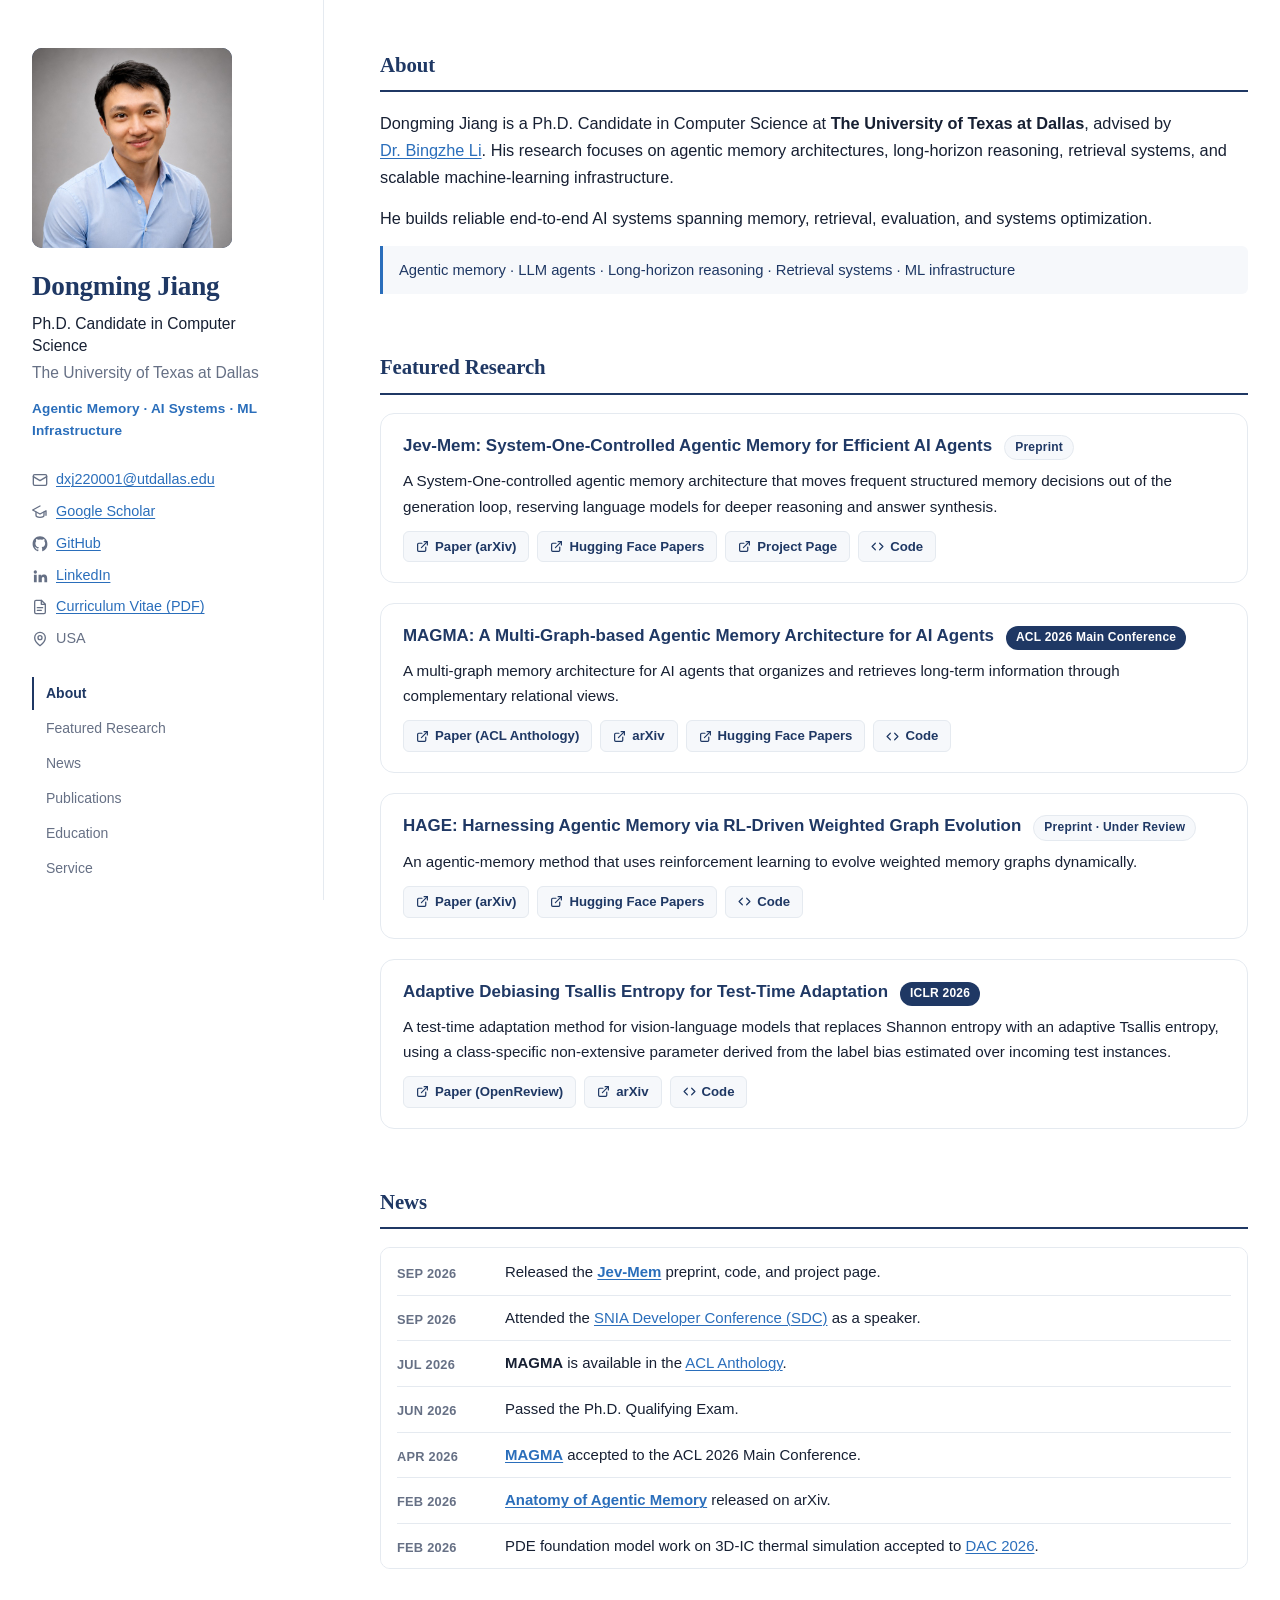
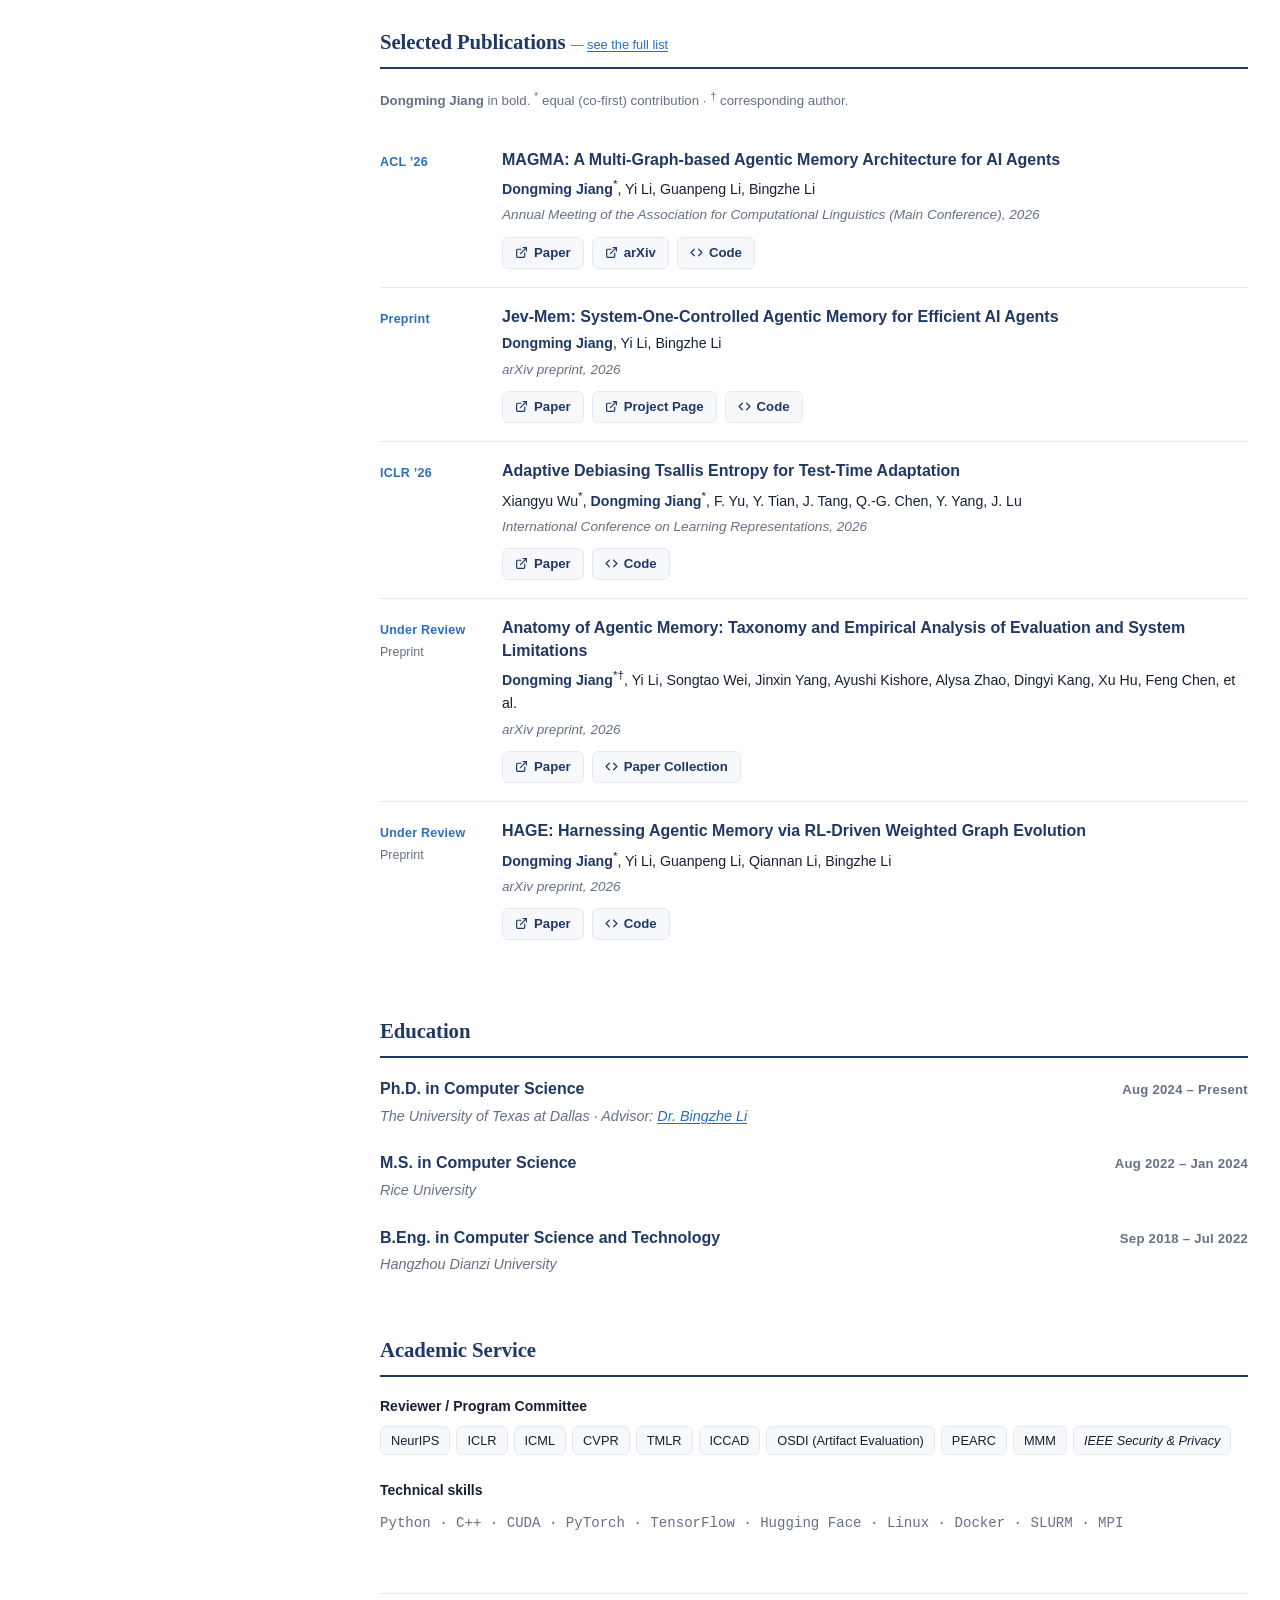
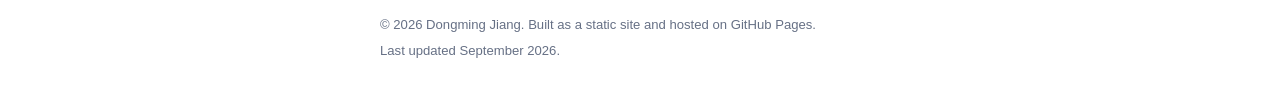
<file: index.html>
<!DOCTYPE html>
<html lang="en">
<head>
<meta charset="utf-8">
<meta name="viewport" content="width=device-width, initial-scale=1">

<title>Dongming Jiang | Agentic Memory &amp; AI Systems</title>
<meta name="description" content="Dongming Jiang is a Ph.D. Candidate at UT Dallas researching agentic memory, LLM agents, retrieval systems, and scalable AI infrastructure.">
<meta name="author" content="Dongming Jiang">
<link rel="canonical" href="https://fredjiang0324.github.io/">

<meta property="og:type" content="profile">
<meta property="og:site_name" content="Dongming Jiang">
<meta property="og:title" content="Dongming Jiang | Agentic Memory &amp; AI Systems">
<meta property="og:description" content="Dongming Jiang is a Ph.D. Candidate at UT Dallas researching agentic memory, LLM agents, retrieval systems, and scalable AI infrastructure.">
<meta property="og:url" content="https://fredjiang0324.github.io/">
<meta property="og:image" content="https://fredjiang0324.github.io/assets/social-preview.png">
<meta property="og:image:width" content="1200">
<meta property="og:image:height" content="630">
<meta property="og:image:alt" content="Dongming Jiang — Ph.D. Candidate in Computer Science, The University of Texas at Dallas.">
<meta property="profile:first_name" content="Dongming">
<meta property="profile:last_name" content="Jiang">

<meta name="twitter:card" content="summary_large_image">
<meta name="twitter:title" content="Dongming Jiang | Agentic Memory &amp; AI Systems">
<meta name="twitter:description" content="Ph.D. Candidate at UT Dallas researching agentic memory, LLM agents, retrieval systems, and scalable AI infrastructure.">
<meta name="twitter:image" content="https://fredjiang0324.github.io/assets/social-preview.png">
<meta name="twitter:image:alt" content="Dongming Jiang — Ph.D. Candidate in Computer Science, The University of Texas at Dallas.">

<link rel="icon" href="assets/favicon.svg" type="image/svg+xml">
<link rel="apple-touch-icon" href="assets/social-preview.png">
<link rel="stylesheet" href="styles.css">

<script type="application/ld+json">
{
  "@context": "https://schema.org",
  "@type": "ProfilePage",
  "url": "https://fredjiang0324.github.io/",
  "name": "Dongming Jiang | Agentic Memory & AI Systems",
  "description": "Dongming Jiang is a Ph.D. Candidate at UT Dallas researching agentic memory, LLM agents, retrieval systems, and scalable AI infrastructure.",
  "inLanguage": "en",
  "mainEntity": {
    "@type": "Person",
    "@id": "https://fredjiang0324.github.io/#person",
    "name": "Dongming Jiang",
    "givenName": "Dongming",
    "familyName": "Jiang",
    "jobTitle": "Ph.D. Candidate in Computer Science",
    "email": "mailto:dxj220001@utdallas.edu",
    "url": "https://fredjiang0324.github.io/",
    "image": "https://fredjiang0324.github.io/assets/social-preview.png",
    "affiliation": {
      "@type": "CollegeOrUniversity",
      "name": "The University of Texas at Dallas",
      "url": "https://www.utdallas.edu/"
    },
    "alumniOf": [
      { "@type": "CollegeOrUniversity", "name": "Rice University" },
      { "@type": "CollegeOrUniversity", "name": "Hangzhou Dianzi University" }
    ],
    "address": {
      "@type": "PostalAddress",
      "addressCountry": "USA"
    },
    "knowsAbout": [
      "Agentic memory",
      "LLM agents",
      "Long-horizon reasoning",
      "Retrieval systems",
      "Machine learning infrastructure"
    ],
    "sameAs": [
      "https://github.com/FredJiang0324",
      "https://www.linkedin.com/in/dongming-jiang-416404217/",
      "https://scholar.google.com/citations?hl=en&user=FZLU_acAAAAJ"
    ]
  }
}
</script>
</head>

<body>
<a class="skip-link" href="#main">Skip to main content</a>

<!-- Icon sprite: inline SVG, no icon-font CDN. -->
<svg xmlns="http://www.w3.org/2000/svg" style="display:none" aria-hidden="true" focusable="false">
  <symbol id="i-mail" viewBox="0 0 24 24" fill="none" stroke="currentColor" stroke-width="2" stroke-linecap="round" stroke-linejoin="round">
    <rect x="2" y="4" width="20" height="16" rx="2"/><path d="m2 7 10 6 10-6"/>
  </symbol>
  <symbol id="i-doc" viewBox="0 0 24 24" fill="none" stroke="currentColor" stroke-width="2" stroke-linecap="round" stroke-linejoin="round">
    <path d="M14 2H6a2 2 0 0 0-2 2v16a2 2 0 0 0 2 2h12a2 2 0 0 0 2-2V8z"/><path d="M14 2v6h6"/><path d="M8 13h8M8 17h6"/>
  </symbol>
  <symbol id="i-scholar" viewBox="0 0 24 24" fill="none" stroke="currentColor" stroke-width="2" stroke-linecap="round" stroke-linejoin="round">
    <path d="M12 3 1 9l11 6 9-4.91V17"/><path d="M6 12.2V17c0 1.66 2.69 3 6 3s6-1.34 6-3v-4.8"/>
  </symbol>
  <symbol id="i-github" viewBox="0 0 24 24" fill="currentColor">
    <path d="M12 .5C5.73.5.9 5.48.9 11.94c0 5.05 3.29 9.33 7.86 10.84.58.11.79-.26.79-.57v-2c-3.2.72-3.88-1.58-3.88-1.58-.53-1.37-1.29-1.74-1.29-1.74-1.05-.74.08-.73.08-.73 1.16.08 1.77 1.23 1.77 1.23 1.03 1.82 2.71 1.3 3.37.99.1-.77.4-1.3.73-1.6-2.55-.3-5.23-1.31-5.23-5.85 0-1.29.44-2.35 1.18-3.18-.12-.3-.51-1.51.11-3.15 0 0 .96-.32 3.15 1.21a10.6 10.6 0 0 1 5.74 0c2.19-1.53 3.15-1.21 3.15-1.21.62 1.64.23 2.85.11 3.15.74.83 1.18 1.89 1.18 3.18 0 4.55-2.69 5.55-5.25 5.84.41.37.78 1.1.78 2.22v3.29c0 .31.21.69.8.57A11.13 11.13 0 0 0 23.1 11.94C23.1 5.48 18.27.5 12 .5Z"/>
  </symbol>
  <symbol id="i-linkedin" viewBox="0 0 24 24" fill="currentColor">
    <path d="M4.98 3.5a2.5 2.5 0 1 1 0 5 2.5 2.5 0 0 1 0-5ZM2.9 21.5h4.16V10.1H2.9v11.4ZM9.8 10.1h3.99v1.56h.06c.56-1 1.9-2.06 3.92-2.06 4.2 0 4.97 2.63 4.97 6.05v5.85h-4.15v-5.19c0-1.24-.02-2.83-1.78-2.83-1.78 0-2.06 1.35-2.06 2.74v5.28H9.8V10.1Z"/>
  </symbol>
  <symbol id="i-pin" viewBox="0 0 24 24" fill="none" stroke="currentColor" stroke-width="2" stroke-linecap="round" stroke-linejoin="round">
    <path d="M20 10c0 6-8 12-8 12s-8-6-8-12a8 8 0 0 1 16 0Z"/><circle cx="12" cy="10" r="3"/>
  </symbol>
  <symbol id="i-link" viewBox="0 0 24 24" fill="none" stroke="currentColor" stroke-width="2.2" stroke-linecap="round" stroke-linejoin="round">
    <path d="M15 3h6v6"/><path d="M10 14 21 3"/><path d="M18 13v6a2 2 0 0 1-2 2H5a2 2 0 0 1-2-2V8a2 2 0 0 1 2-2h6"/>
  </symbol>
  <symbol id="i-code" viewBox="0 0 24 24" fill="none" stroke="currentColor" stroke-width="2.2" stroke-linecap="round" stroke-linejoin="round">
    <path d="m8 18-6-6 6-6"/><path d="m16 6 6 6-6 6"/>
  </symbol>
  <symbol id="i-arrow-left" viewBox="0 0 24 24" fill="none" stroke="currentColor" stroke-width="2.2" stroke-linecap="round" stroke-linejoin="round">
    <path d="M19 12H5"/><path d="m12 19-7-7 7-7"/>
  </symbol>
</svg>

<div class="layout">

  <!-- ==================== Sidebar / profile ==================== -->
  <aside class="sidebar" aria-label="Profile and site navigation">
    <div class="profile-head">
      <!-- Portrait with the DJ monogram behind it as a load-failure fallback. -->
      <div class="monogram" role="img" aria-label="Portrait of Dongming Jiang">
        <span class="monogram-initials" aria-hidden="true">DJ</span>
        <img class="monogram-photo" src="assets/profile.jpg" width="640" height="640"
             alt="" decoding="async">
      </div>
      <div>
        <p class="profile-name">Dongming Jiang</p>
      </div>
    </div>

    <p class="profile-role">Ph.D. Candidate in Computer Science</p>
    <p class="profile-org">The University of Texas at Dallas</p>
    <p class="profile-focus">Agentic Memory · AI Systems · ML Infrastructure</p>

    <ul class="contact">
      <li>
        <svg class="icon" aria-hidden="true"><use href="#i-mail"></use></svg>
        <a href="mailto:dxj220001@utdallas.edu">dxj220001@utdallas.edu</a>
      </li>
      <li>
        <svg class="icon" aria-hidden="true"><use href="#i-scholar"></use></svg>
        <a href="https://scholar.google.com/citations?hl=en&amp;user=FZLU_acAAAAJ" target="_blank" rel="noopener noreferrer">Google Scholar</a>
      </li>
      <li>
        <svg class="icon" aria-hidden="true"><use href="#i-github"></use></svg>
        <a href="https://github.com/FredJiang0324" target="_blank" rel="noopener noreferrer">GitHub</a>
      </li>
      <li>
        <svg class="icon" aria-hidden="true"><use href="#i-linkedin"></use></svg>
        <a href="https://www.linkedin.com/in/dongming-jiang-416404217/" target="_blank" rel="noopener noreferrer">LinkedIn</a>
      </li>
      <li>
        <svg class="icon" aria-hidden="true"><use href="#i-doc"></use></svg>
        <a href="assets/Dongming_Jiang_CV.pdf">Curriculum Vitae (PDF)</a>
      </li>
      <li>
        <svg class="icon" aria-hidden="true"><use href="#i-pin"></use></svg>
        <span>USA</span>
      </li>
    </ul>

    <nav class="site-nav" aria-label="Section navigation">
      <ul class="nav-list">
        <li><a href="#about">About</a></li>
        <li><a href="#research">Featured Research</a></li>
        <li><a href="#news">News</a></li>
        <li><a href="#publications">Publications</a></li>
        <li><a href="#education">Education</a></li>
        <li><a href="#service">Service</a></li>
      </ul>
</nav>
    <!-- Visitor map (MapMyVisitors). map.js requires the id, and sizes the map
         to this wrapper's width, which caps it on narrow screens. -->
    <div class="visitor-map" aria-hidden="true">
      <script type="text/javascript" id="mapmyvisitors" src="https://mapmyvisitors.com/map.js?cl=ffffff&amp;w=a&amp;t=n&amp;d=gJuq3F3lF217X43bfDTOCn0Wv3MLmmzRhXIFU-bvkDc"></script>
    </div>
</aside>

  <!-- ==================== Main ==================== -->
  <main class="main" id="main">

    <!-- ---------- About ---------- -->
    <section class="section" id="about" aria-labelledby="h-about">
      <h1 class="section-title" id="h-about">About</h1>
      <p class="lede">
        Dongming Jiang is a Ph.D. Candidate in Computer Science at
        <strong>The University of Texas at Dallas</strong>, advised by
        <a href="https://libingzheren.github.io/index.html" target="_blank" rel="noopener noreferrer">Dr.&nbsp;Bingzhe Li</a>.
        His research focuses on agentic memory architectures,
        long-horizon reasoning, retrieval systems, and scalable machine-learning
        infrastructure.
      </p>
      <p class="lede">
        He builds reliable end-to-end AI systems spanning memory, retrieval,
        evaluation, and systems optimization.
      </p>
      <p class="interests">
        Agentic memory · LLM agents · Long-horizon reasoning · Retrieval systems · ML infrastructure
      </p>
    </section>

    <!-- ---------- Featured Research ---------- -->
    <section class="section" id="research" aria-labelledby="h-research">
      <h2 class="section-title" id="h-research">Featured Research</h2>

      <div class="cards">

        <!-- 1. Jev-Mem -->
        <article class="card" aria-labelledby="c-jevmem">
          <div class="card-head">
            <h3 class="card-title" id="c-jevmem">
              Jev-Mem: System-One-Controlled Agentic Memory for Efficient AI Agents
            </h3>
            <span class="badge badge--preprint">Preprint</span>
          </div>

          <p class="card-desc">
            A System-One-controlled agentic memory architecture that moves frequent
            structured memory decisions out of the generation loop, reserving language
            models for deeper reasoning and answer synthesis.
          </p>

          <ul class="links">
            <li><a class="btn" href="https://arxiv.org/abs/2609.23986" target="_blank" rel="noopener noreferrer"><svg class="icon" aria-hidden="true"><use href="#i-link"></use></svg>Paper (arXiv)</a></li>
            <li><a class="btn" href="https://huggingface.co/papers/2609.23986" target="_blank" rel="noopener noreferrer"><svg class="icon" aria-hidden="true"><use href="#i-link"></use></svg>Hugging Face Papers</a></li>
            <li><a class="btn" href="https://huggingface.co/spaces/libingzheren/Jev-Mem" target="_blank" rel="noopener noreferrer"><svg class="icon" aria-hidden="true"><use href="#i-link"></use></svg>Project Page</a></li>
            <li><a class="btn" href="https://github.com/libingzheren/Jev-Mem" target="_blank" rel="noopener noreferrer"><svg class="icon" aria-hidden="true"><use href="#i-code"></use></svg>Code</a></li>
          </ul>
        </article>

        <!-- 2. MAGMA -->
        <article class="card" aria-labelledby="c-magma">
          <div class="card-head">
            <h3 class="card-title" id="c-magma">
              MAGMA: A Multi-Graph-based Agentic Memory Architecture for AI Agents
            </h3>
            <span class="badge badge--accepted">ACL 2026 Main Conference</span>
          </div>

          <p class="card-desc">
            A multi-graph memory architecture for AI agents that organizes and retrieves
            long-term information through complementary relational views.
          </p>

          <ul class="links">
            <li><a class="btn" href="https://aclanthology.org/2026.acl-long.1709/" target="_blank" rel="noopener noreferrer"><svg class="icon" aria-hidden="true"><use href="#i-link"></use></svg>Paper (ACL Anthology)</a></li>
            <li><a class="btn" href="https://arxiv.org/abs/2601.03236" target="_blank" rel="noopener noreferrer"><svg class="icon" aria-hidden="true"><use href="#i-link"></use></svg>arXiv</a></li>
            <li><a class="btn" href="https://huggingface.co/papers/2601.03236" target="_blank" rel="noopener noreferrer"><svg class="icon" aria-hidden="true"><use href="#i-link"></use></svg>Hugging Face Papers</a></li>
            <li><a class="btn" href="https://github.com/FredJiang0324/MAGMA" target="_blank" rel="noopener noreferrer"><svg class="icon" aria-hidden="true"><use href="#i-code"></use></svg>Code</a></li>
          </ul>
        </article>

        <!-- 3. Anatomy of Agentic Memory -->
        <!-- Hidden for now. Delete the hidden attribute below to show this card again. -->
        <article class="card" aria-labelledby="c-anatomy" hidden>
          <div class="card-head">
            <h3 class="card-title" id="c-anatomy">
              Anatomy of Agentic Memory: Taxonomy and Empirical Analysis of Evaluation
              and System Limitations
            </h3>
            <span class="badge badge--preprint">Preprint · Under Review</span>
          </div>

          <p class="card-desc">
            A taxonomy and controlled empirical study of agentic-memory systems, their
            evaluation protocols, and their limitations across memory and reasoning tasks.
          </p>

          <ul class="links">
            <li><a class="btn" href="https://arxiv.org/abs/2602.19320" target="_blank" rel="noopener noreferrer"><svg class="icon" aria-hidden="true"><use href="#i-link"></use></svg>Paper (arXiv)</a></li>
            <li><a class="btn" href="https://huggingface.co/papers/2602.19320" target="_blank" rel="noopener noreferrer"><svg class="icon" aria-hidden="true"><use href="#i-link"></use></svg>Hugging Face Papers</a></li>
            <li><a class="btn" href="https://github.com/FredJiang0324/Anatomy-of-Agentic-Memory" target="_blank" rel="noopener noreferrer"><svg class="icon" aria-hidden="true"><use href="#i-code"></use></svg>Paper Collection</a></li>
          </ul>
        </article>

        <!-- 4. HAGE -->
        <article class="card" aria-labelledby="c-hage">
          <div class="card-head">
            <h3 class="card-title" id="c-hage">
              HAGE: Harnessing Agentic Memory via RL-Driven Weighted Graph Evolution
            </h3>
            <span class="badge badge--preprint">Preprint · Under Review</span>
          </div>

          <p class="card-desc">
            An agentic-memory method that uses reinforcement learning to evolve weighted
            memory graphs dynamically.
          </p>

          <ul class="links">
            <li><a class="btn" href="https://arxiv.org/abs/2605.09942" target="_blank" rel="noopener noreferrer"><svg class="icon" aria-hidden="true"><use href="#i-link"></use></svg>Paper (arXiv)</a></li>
            <li><a class="btn" href="https://huggingface.co/papers/2605.09942" target="_blank" rel="noopener noreferrer"><svg class="icon" aria-hidden="true"><use href="#i-link"></use></svg>Hugging Face Papers</a></li>
            <li><a class="btn" href="https://github.com/FredJiang0324/HAGE_MVPReview" target="_blank" rel="noopener noreferrer"><svg class="icon" aria-hidden="true"><use href="#i-code"></use></svg>Code</a></li>
          </ul>
        </article>

        <!-- 5. ADTE -->
        <article class="card" aria-labelledby="c-adte">
          <div class="card-head">
            <h3 class="card-title" id="c-adte">
              Adaptive Debiasing Tsallis Entropy for Test-Time Adaptation
            </h3>
            <span class="badge badge--accepted">ICLR 2026</span>
          </div>

          <p class="card-desc">
            A test-time adaptation method for vision-language models that replaces Shannon
            entropy with an adaptive Tsallis entropy, using a class-specific non-extensive
            parameter derived from the label bias estimated over incoming test instances.
          </p>

          <ul class="links">
            <li><a class="btn" href="https://openreview.net/forum?id=dHj8hC081K" target="_blank" rel="noopener noreferrer"><svg class="icon" aria-hidden="true"><use href="#i-link"></use></svg>Paper (OpenReview)</a></li>
            <li><a class="btn" href="https://arxiv.org/abs/2602.11743" target="_blank" rel="noopener noreferrer"><svg class="icon" aria-hidden="true"><use href="#i-link"></use></svg>arXiv</a></li>
            <li><a class="btn" href="https://github.com/Jinx630/ADTE" target="_blank" rel="noopener noreferrer"><svg class="icon" aria-hidden="true"><use href="#i-code"></use></svg>Code</a></li>
          </ul>
        </article>

        <!-- 6. PDEAgent-Bench -->
        <!-- Hidden for now. Delete the hidden attribute below to show this card again. -->
        <article class="card" aria-labelledby="c-pdebench" hidden>
          <div class="card-head">
            <h3 class="card-title" id="c-pdebench">
              PDEAgent-Bench: A Multi-Metric, Multi-Library Benchmark for PDE Solver Generation
            </h3>
            <span class="badge badge--preprint">Preprint · Under Review</span>
          </div>

          <p class="card-desc">
            A multi-metric benchmark that evaluates LLM code agents on partial differential
            equation solving across the DOLFINx, Firedrake, and deal.II libraries.
          </p>

          <ul class="links">
            <li><a class="btn" href="https://zeroeclipse00.github.io/pde-agent-bench-github-pages/#home" target="_blank" rel="noopener noreferrer"><svg class="icon" aria-hidden="true"><use href="#i-link"></use></svg>Project Page</a></li>
            <li><a class="btn" href="https://arxiv.org/abs/2605.09636" target="_blank" rel="noopener noreferrer"><svg class="icon" aria-hidden="true"><use href="#i-link"></use></svg>Paper (arXiv)</a></li>
          </ul>
        </article>

      </div>
    </section>

    <!-- ---------- News ---------- -->
    <section class="section" id="news" aria-labelledby="h-news">
      <h2 class="section-title" id="h-news">News</h2>

      <div class="news-scroll" tabindex="0">
      <ul class="news">
        <li>
          <time datetime="2026-09">Sep 2026</time>
          <span>Released the
            <strong><a href="https://arxiv.org/abs/2609.23986" target="_blank" rel="noopener noreferrer">Jev-Mem</a></strong>
            preprint, code, and project page.</span>
        </li>
        <li>
          <time datetime="2026-09">Sep 2026</time>
          <span>Attended the
            <a href="https://www.snia.org/sniadeveloper/SDCUS" target="_blank" rel="noopener noreferrer">SNIA Developer Conference (SDC)</a>
            as a speaker.</span>
        </li>
        <li>
          <time datetime="2026-07">Jul 2026</time>
          <span><strong>MAGMA</strong> is available in the
            <a href="https://aclanthology.org/2026.acl-long.1709/" target="_blank" rel="noopener noreferrer">ACL Anthology</a>.</span>
        </li>
        <li>
          <time datetime="2026-06">Jun 2026</time>
          <span>Passed the Ph.D. Qualifying Exam.</span>
        </li>
        <li>
          <time datetime="2026-04">Apr 2026</time>
          <span><strong><a href="https://arxiv.org/abs/2601.03236" target="_blank" rel="noopener noreferrer">MAGMA</a></strong>
            accepted to the ACL 2026 Main Conference.</span>
        </li>
        <li>
          <time datetime="2026-02">Feb 2026</time>
          <span><strong><a href="https://arxiv.org/abs/2602.19320" target="_blank" rel="noopener noreferrer">Anatomy of Agentic Memory</a></strong>
            released on arXiv.</span>
        </li>
        <li>
          <time datetime="2026-02">Feb 2026</time>
          <span>PDE foundation model work on 3D-IC thermal simulation accepted to
            <a href="https://63dac.conference-program.com/presentation/?id=RESEARCH553&amp;sess=sess167" target="_blank" rel="noopener noreferrer">DAC 2026</a>.</span>
        </li>
        <li>
          <time datetime="2026-01">Jan 2026</time>
          <span><strong><a href="https://iclr.cc/virtual/2026/poster/10008423" target="_blank" rel="noopener noreferrer">Adaptive Debiasing Tsallis Entropy for Test-Time Adaptation</a></strong>
            accepted to ICLR 2026.</span>
        </li>
        <li>
          <time datetime="2026">2026</time>
          <span><strong><a href="https://arxiv.org/abs/2604.15065" target="_blank" rel="noopener noreferrer">Learning Where to Embed</a></strong>
            accepted to ICMR 2026.</span>
        </li>
      </ul>
      </div>
    </section>

    <!-- ---------- Selected publications ---------- -->
    <section class="section" id="publications" aria-labelledby="h-pubs">
      <h2 class="section-title" id="h-pubs">
        Selected Publications
        <span class="count">— <a href="publications.html">see the full list</a></span>
      </h2>

      <p class="pub-note">
        <strong>Dongming Jiang</strong> in bold. <sup>*</sup>&nbsp;equal (co-first)
        contribution · <sup>†</sup>&nbsp;corresponding author.
      </p>

      <ul class="pub-list">
        <li class="pub">
          <div class="pub-venue">ACL&nbsp;’26</div>
          <div>
            <h3 class="pub-title">MAGMA: A Multi-Graph-based Agentic Memory Architecture for AI Agents</h3>
            <p class="pub-authors"><strong>Dongming Jiang</strong><sup>*</sup>, Yi Li, Guanpeng Li, Bingzhe Li</p>
            <p class="pub-meta">Annual Meeting of the Association for Computational Linguistics (Main Conference), 2026</p>
            <ul class="links">
              <li><a class="btn" href="https://aclanthology.org/2026.acl-long.1709/" target="_blank" rel="noopener noreferrer"><svg class="icon" aria-hidden="true"><use href="#i-link"></use></svg>Paper</a></li>
              <li><a class="btn" href="https://arxiv.org/abs/2601.03236" target="_blank" rel="noopener noreferrer"><svg class="icon" aria-hidden="true"><use href="#i-link"></use></svg>arXiv</a></li>
              <li><a class="btn" href="https://github.com/FredJiang0324/MAGMA" target="_blank" rel="noopener noreferrer"><svg class="icon" aria-hidden="true"><use href="#i-code"></use></svg>Code</a></li>
            </ul>
          </div>
        </li>

        <li class="pub">
          <div class="pub-venue">Preprint</div>
          <div>
            <h3 class="pub-title">Jev-Mem: System-One-Controlled Agentic Memory for Efficient AI Agents</h3>
            <p class="pub-authors"><strong>Dongming Jiang</strong>, Yi Li, Bingzhe Li</p>
            <p class="pub-meta">arXiv preprint, 2026</p>
            <ul class="links">
              <li><a class="btn" href="https://arxiv.org/abs/2609.23986" target="_blank" rel="noopener noreferrer"><svg class="icon" aria-hidden="true"><use href="#i-link"></use></svg>Paper</a></li>
              <li><a class="btn" href="https://huggingface.co/spaces/libingzheren/Jev-Mem" target="_blank" rel="noopener noreferrer"><svg class="icon" aria-hidden="true"><use href="#i-link"></use></svg>Project Page</a></li>
              <li><a class="btn" href="https://github.com/libingzheren/Jev-Mem" target="_blank" rel="noopener noreferrer"><svg class="icon" aria-hidden="true"><use href="#i-code"></use></svg>Code</a></li>
            </ul>
          </div>
        </li>

        <li class="pub">
          <div class="pub-venue">ICLR&nbsp;’26</div>
          <div>
            <h3 class="pub-title">Adaptive Debiasing Tsallis Entropy for Test-Time Adaptation</h3>
            <p class="pub-authors">Xiangyu Wu<sup>*</sup>, <strong>Dongming Jiang</strong><sup>*</sup>, F. Yu, Y. Tian, J. Tang, Q.-G. Chen, Y. Yang, J. Lu</p>
            <p class="pub-meta">International Conference on Learning Representations, 2026</p>
            <ul class="links">
              <li><a class="btn" href="https://arxiv.org/abs/2602.11743" target="_blank" rel="noopener noreferrer"><svg class="icon" aria-hidden="true"><use href="#i-link"></use></svg>Paper</a></li>
              <li><a class="btn" href="https://github.com/Jinx630/ADTE" target="_blank" rel="noopener noreferrer"><svg class="icon" aria-hidden="true"><use href="#i-code"></use></svg>Code</a></li>
            </ul>
          </div>
        </li>

        <li class="pub">
          <div class="pub-venue">Under Review<span class="status">Preprint</span></div>
          <div>
            <h3 class="pub-title">Anatomy of Agentic Memory: Taxonomy and Empirical Analysis of Evaluation and System Limitations</h3>
            <p class="pub-authors"><strong>Dongming Jiang</strong><sup>*†</sup>, Yi Li, Songtao Wei, Jinxin Yang, Ayushi Kishore, Alysa Zhao, Dingyi Kang, Xu Hu, Feng Chen, et al.</p>
            <p class="pub-meta">arXiv preprint, 2026</p>
            <ul class="links">
              <li><a class="btn" href="https://arxiv.org/abs/2602.19320" target="_blank" rel="noopener noreferrer"><svg class="icon" aria-hidden="true"><use href="#i-link"></use></svg>Paper</a></li>
              <li><a class="btn" href="https://github.com/FredJiang0324/Anatomy-of-Agentic-Memory" target="_blank" rel="noopener noreferrer"><svg class="icon" aria-hidden="true"><use href="#i-code"></use></svg>Paper Collection</a></li>
            </ul>
          </div>
        </li>

        <li class="pub">
          <div class="pub-venue">Under Review<span class="status">Preprint</span></div>
          <div>
            <h3 class="pub-title">HAGE: Harnessing Agentic Memory via RL-Driven Weighted Graph Evolution</h3>
            <p class="pub-authors"><strong>Dongming Jiang</strong><sup>*</sup>, Yi Li, Guanpeng Li, Qiannan Li, Bingzhe Li</p>
            <p class="pub-meta">arXiv preprint, 2026</p>
            <ul class="links">
              <li><a class="btn" href="https://arxiv.org/abs/2605.09942" target="_blank" rel="noopener noreferrer"><svg class="icon" aria-hidden="true"><use href="#i-link"></use></svg>Paper</a></li>
              <li><a class="btn" href="https://github.com/FredJiang0324/HAGE_MVPReview" target="_blank" rel="noopener noreferrer"><svg class="icon" aria-hidden="true"><use href="#i-code"></use></svg>Code</a></li>
            </ul>
          </div>
        </li>
      </ul>
    </section>

    <!-- ---------- Education ---------- -->
    <section class="section" id="education" aria-labelledby="h-edu">
      <h2 class="section-title" id="h-edu">Education</h2>

      <div class="entry">
        <div class="entry-head">
          <h3 class="entry-title">Ph.D. in Computer Science</h3>
          <span class="entry-date">Aug 2024 – Present</span>
        </div>
        <p class="entry-sub">The University of Texas at Dallas · Advisor:
          <a href="https://libingzheren.github.io/index.html" target="_blank" rel="noopener noreferrer">Dr. Bingzhe Li</a></p>
      </div>

      <div class="entry">
        <div class="entry-head">
          <h3 class="entry-title">M.S. in Computer Science</h3>
          <span class="entry-date">Aug 2022 – Jan 2024</span>
        </div>
        <p class="entry-sub">Rice University</p>
      </div>

      <div class="entry">
        <div class="entry-head">
          <h3 class="entry-title">B.Eng. in Computer Science and Technology</h3>
          <span class="entry-date">Sep 2018 – Jul 2022</span>
        </div>
        <p class="entry-sub">Hangzhou Dianzi University</p>
      </div>
    </section>

    <!-- ---------- Service ---------- -->
    <section class="section" id="service" aria-labelledby="h-service">
      <h2 class="section-title" id="h-service">Academic Service</h2>

      <p class="service-label">Reviewer / Program Committee</p>
      <ul class="tags">
        <li>NeurIPS</li>
        <li>ICLR</li>
        <li>ICML</li>
        <li>CVPR</li>
        <li>TMLR</li>
        <li>ICCAD</li>
        <li>OSDI (Artifact Evaluation)</li>
        <li>PEARC</li>
        <li>MMM</li>
        <li><em>IEEE Security &amp; Privacy</em></li>
      </ul>

      <p class="service-label" style="margin-top:24px">Technical skills</p>
      <p class="skills">
        Python · C++ · CUDA · PyTorch · TensorFlow · Hugging Face · Linux · Docker · SLURM · MPI
      </p>
    </section>

    <footer class="site-footer">
      <p>© 2026 Dongming Jiang. Built as a static site and hosted on GitHub Pages.</p>
      <p>Last updated September 2026.</p>
    </footer>

  </main>
</div>

<script src="script.js" defer></script>
</body>
</html>
</file>
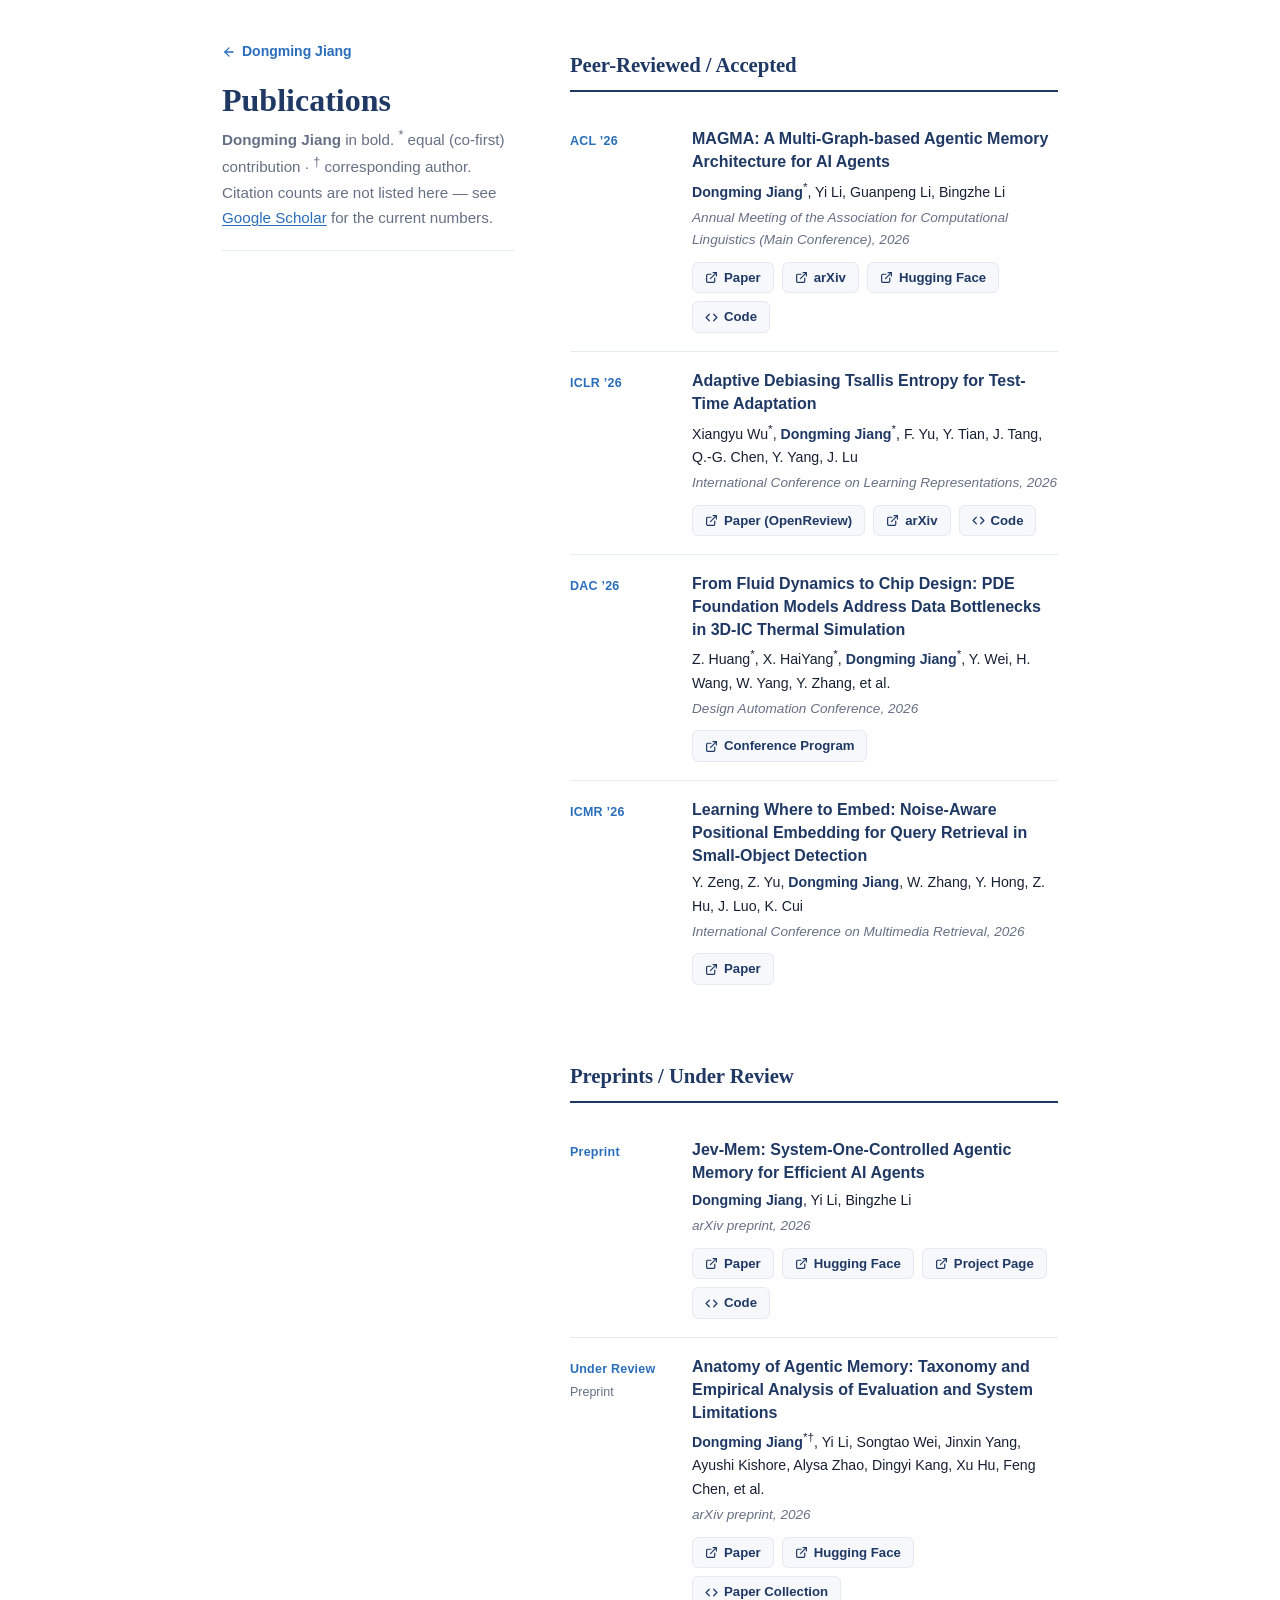
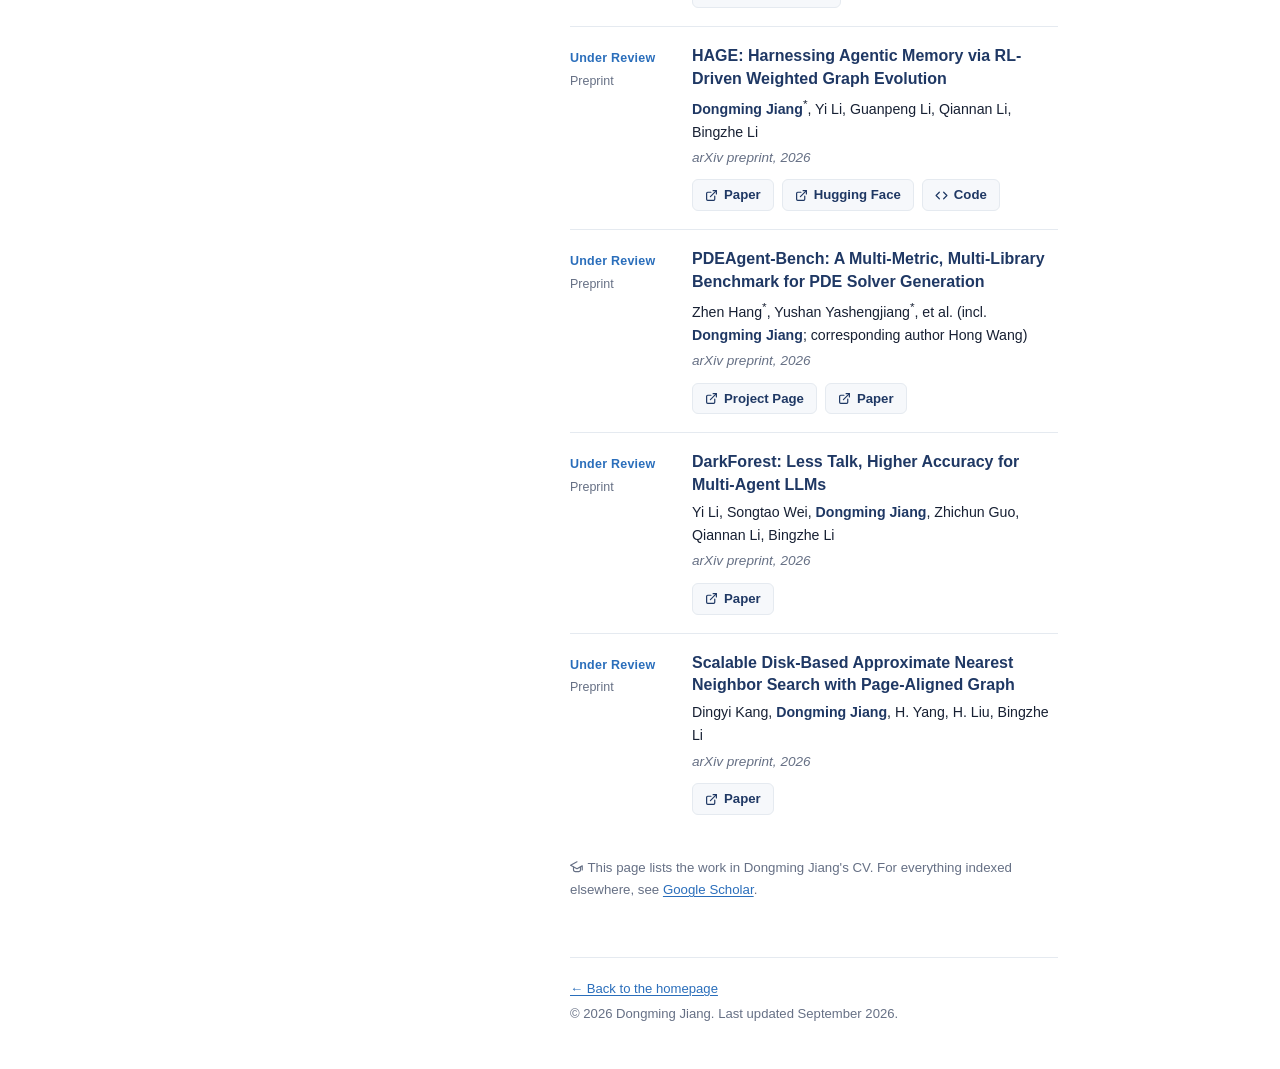
<file: publications.html>
<!DOCTYPE html>
<html lang="en">
<head>
<meta charset="utf-8">
<meta name="viewport" content="width=device-width, initial-scale=1">

<title>Publications — Dongming Jiang</title>
<meta name="description" content="Full publication list for Dongming Jiang: peer-reviewed papers at ACL, ICLR, DAC and ICMR, plus preprints and work under review on agentic memory, LLM agents and retrieval systems.">
<meta name="author" content="Dongming Jiang">
<link rel="canonical" href="https://fredjiang0324.github.io/publications.html">

<meta property="og:type" content="website">
<meta property="og:site_name" content="Dongming Jiang">
<meta property="og:title" content="Publications — Dongming Jiang">
<meta property="og:description" content="Full publication list for Dongming Jiang: peer-reviewed papers at ACL, ICLR, DAC and ICMR, plus preprints and work under review.">
<meta property="og:url" content="https://fredjiang0324.github.io/publications.html">
<meta property="og:image" content="https://fredjiang0324.github.io/assets/social-preview.png">
<meta property="og:image:width" content="1200">
<meta property="og:image:height" content="630">
<meta property="og:image:alt" content="Dongming Jiang — Ph.D. Candidate in Computer Science, The University of Texas at Dallas.">

<meta name="twitter:card" content="summary_large_image">
<meta name="twitter:title" content="Publications — Dongming Jiang">
<meta name="twitter:description" content="Full publication list for Dongming Jiang: peer-reviewed papers plus preprints and work under review.">
<meta name="twitter:image" content="https://fredjiang0324.github.io/assets/social-preview.png">
<meta name="twitter:image:alt" content="Dongming Jiang — Ph.D. Candidate in Computer Science, The University of Texas at Dallas.">

<link rel="icon" href="assets/favicon.svg" type="image/svg+xml">
<link rel="stylesheet" href="styles.css">

<script type="application/ld+json">
{
  "@context": "https://schema.org",
  "@type": "CollectionPage",
  "url": "https://fredjiang0324.github.io/publications.html",
  "name": "Publications — Dongming Jiang",
  "inLanguage": "en",
  "about": { "@id": "https://fredjiang0324.github.io/#person" },
  "isPartOf": { "@type": "WebSite", "url": "https://fredjiang0324.github.io/", "name": "Dongming Jiang" }
}
</script>
</head>

<body>
<a class="skip-link" href="#main">Skip to main content</a>

<svg xmlns="http://www.w3.org/2000/svg" style="display:none" aria-hidden="true" focusable="false">
  <symbol id="i-link" viewBox="0 0 24 24" fill="none" stroke="currentColor" stroke-width="2.2" stroke-linecap="round" stroke-linejoin="round">
    <path d="M15 3h6v6"/><path d="M10 14 21 3"/><path d="M18 13v6a2 2 0 0 1-2 2H5a2 2 0 0 1-2-2V8a2 2 0 0 1 2-2h6"/>
  </symbol>
  <symbol id="i-code" viewBox="0 0 24 24" fill="none" stroke="currentColor" stroke-width="2.2" stroke-linecap="round" stroke-linejoin="round">
    <path d="m8 18-6-6 6-6"/><path d="m16 6 6 6-6 6"/>
  </symbol>
  <symbol id="i-arrow-left" viewBox="0 0 24 24" fill="none" stroke="currentColor" stroke-width="2.2" stroke-linecap="round" stroke-linejoin="round">
    <path d="M19 12H5"/><path d="m12 19-7-7 7-7"/>
  </symbol>
  <symbol id="i-scholar" viewBox="0 0 24 24" fill="none" stroke="currentColor" stroke-width="2" stroke-linecap="round" stroke-linejoin="round">
    <path d="M12 3 1 9l11 6 9-4.91V17"/><path d="M6 12.2V17c0 1.66 2.69 3 6 3s6-1.34 6-3v-4.8"/>
  </symbol>
</svg>

<div class="layout narrow">

  <header class="page-header">
    <a class="back-link" href="index.html">
      <svg class="icon" aria-hidden="true" style="width:14px;height:14px"><use href="#i-arrow-left"></use></svg>
      Dongming Jiang
    </a>
    <h1 class="page-title">Publications</h1>
    <p class="page-sub">
      <strong>Dongming Jiang</strong> in bold. <sup>*</sup>&nbsp;equal (co-first)
      contribution · <sup>†</sup>&nbsp;corresponding author. Citation counts are not
      listed here — see
      <a href="https://scholar.google.com/citations?hl=en&amp;user=FZLU_acAAAAJ&amp;view_op=list_works&amp;sortby=pubdate" target="_blank" rel="noopener noreferrer">Google Scholar</a>
      for the current numbers.
    </p>
  </header>

  <main class="main" id="main">

    <!-- ---------- Peer-reviewed ---------- -->
    <section class="section" id="peer-reviewed" aria-labelledby="h-peer">
      <h2 class="section-title" id="h-peer">Peer-Reviewed / Accepted</h2>

      <ul class="pub-list">
        <li class="pub">
          <div class="pub-venue">ACL&nbsp;’26</div>
          <div>
            <h3 class="pub-title">MAGMA: A Multi-Graph-based Agentic Memory Architecture for AI Agents</h3>
            <p class="pub-authors"><strong>Dongming Jiang</strong><sup>*</sup>, Yi Li, Guanpeng Li, Bingzhe Li</p>
            <p class="pub-meta">Annual Meeting of the Association for Computational Linguistics (Main Conference), 2026</p>
            <ul class="links">
              <li><a class="btn" href="https://aclanthology.org/2026.acl-long.1709/" target="_blank" rel="noopener noreferrer"><svg class="icon" aria-hidden="true"><use href="#i-link"></use></svg>Paper</a></li>
              <li><a class="btn" href="https://arxiv.org/abs/2601.03236" target="_blank" rel="noopener noreferrer"><svg class="icon" aria-hidden="true"><use href="#i-link"></use></svg>arXiv</a></li>
              <li><a class="btn" href="https://huggingface.co/papers/2601.03236" target="_blank" rel="noopener noreferrer"><svg class="icon" aria-hidden="true"><use href="#i-link"></use></svg>Hugging Face</a></li>
              <li><a class="btn" href="https://github.com/FredJiang0324/MAGMA" target="_blank" rel="noopener noreferrer"><svg class="icon" aria-hidden="true"><use href="#i-code"></use></svg>Code</a></li>
            </ul>
          </div>
        </li>

        <li class="pub">
          <div class="pub-venue">ICLR&nbsp;’26</div>
          <div>
            <h3 class="pub-title">Adaptive Debiasing Tsallis Entropy for Test-Time Adaptation</h3>
            <p class="pub-authors">Xiangyu Wu<sup>*</sup>, <strong>Dongming Jiang</strong><sup>*</sup>, F. Yu, Y. Tian, J. Tang, Q.-G. Chen, Y. Yang, J. Lu</p>
            <p class="pub-meta">International Conference on Learning Representations, 2026</p>
            <ul class="links">
              <li><a class="btn" href="https://openreview.net/forum?id=dHj8hC081K" target="_blank" rel="noopener noreferrer"><svg class="icon" aria-hidden="true"><use href="#i-link"></use></svg>Paper (OpenReview)</a></li>
              <li><a class="btn" href="https://arxiv.org/abs/2602.11743" target="_blank" rel="noopener noreferrer"><svg class="icon" aria-hidden="true"><use href="#i-link"></use></svg>arXiv</a></li>
              <li><a class="btn" href="https://github.com/Jinx630/ADTE" target="_blank" rel="noopener noreferrer"><svg class="icon" aria-hidden="true"><use href="#i-code"></use></svg>Code</a></li>
            </ul>
          </div>
        </li>

        <li class="pub">
          <div class="pub-venue">DAC&nbsp;’26</div>
          <div>
            <h3 class="pub-title">From Fluid Dynamics to Chip Design: PDE Foundation Models Address Data Bottlenecks in 3D-IC Thermal Simulation</h3>
            <p class="pub-authors">Z. Huang<sup>*</sup>, X. HaiYang<sup>*</sup>, <strong>Dongming Jiang</strong><sup>*</sup>, Y. Wei, H. Wang, W. Yang, Y. Zhang, et al.</p>
            <p class="pub-meta">Design Automation Conference, 2026</p>
            <ul class="links">
              <li><a class="btn" href="https://63dac.conference-program.com/presentation/?id=RESEARCH553&amp;sess=sess167" target="_blank" rel="noopener noreferrer"><svg class="icon" aria-hidden="true"><use href="#i-link"></use></svg>Conference Program</a></li>
            </ul>
          </div>
        </li>

        <li class="pub">
          <div class="pub-venue">ICMR&nbsp;’26</div>
          <div>
            <h3 class="pub-title">Learning Where to Embed: Noise-Aware Positional Embedding for Query Retrieval in Small-Object Detection</h3>
            <p class="pub-authors">Y. Zeng, Z. Yu, <strong>Dongming Jiang</strong>, W. Zhang, Y. Hong, Z. Hu, J. Luo, K. Cui</p>
            <p class="pub-meta">International Conference on Multimedia Retrieval, 2026</p>
            <ul class="links">
              <li><a class="btn" href="https://arxiv.org/abs/2604.15065" target="_blank" rel="noopener noreferrer"><svg class="icon" aria-hidden="true"><use href="#i-link"></use></svg>Paper</a></li>
            </ul>
          </div>
        </li>
      </ul>
    </section>

    <!-- ---------- Preprints ---------- -->
    <section class="section" id="preprints" aria-labelledby="h-pre">
      <h2 class="section-title" id="h-pre">Preprints / Under Review</h2>

      <ul class="pub-list">
        <li class="pub">
          <div class="pub-venue">Preprint</div>
          <div>
            <h3 class="pub-title">Jev-Mem: System-One-Controlled Agentic Memory for Efficient AI Agents</h3>
            <p class="pub-authors"><strong>Dongming Jiang</strong>, Yi Li, Bingzhe Li</p>
            <p class="pub-meta">arXiv preprint, 2026</p>
            <ul class="links">
              <li><a class="btn" href="https://arxiv.org/abs/2609.23986" target="_blank" rel="noopener noreferrer"><svg class="icon" aria-hidden="true"><use href="#i-link"></use></svg>Paper</a></li>
              <li><a class="btn" href="https://huggingface.co/papers/2609.23986" target="_blank" rel="noopener noreferrer"><svg class="icon" aria-hidden="true"><use href="#i-link"></use></svg>Hugging Face</a></li>
              <li><a class="btn" href="https://huggingface.co/spaces/libingzheren/Jev-Mem" target="_blank" rel="noopener noreferrer"><svg class="icon" aria-hidden="true"><use href="#i-link"></use></svg>Project Page</a></li>
              <li><a class="btn" href="https://github.com/libingzheren/Jev-Mem" target="_blank" rel="noopener noreferrer"><svg class="icon" aria-hidden="true"><use href="#i-code"></use></svg>Code</a></li>
            </ul>
          </div>
        </li>

        <li class="pub">
          <div class="pub-venue">Under Review<span class="status">Preprint</span></div>
          <div>
            <h3 class="pub-title">Anatomy of Agentic Memory: Taxonomy and Empirical Analysis of Evaluation and System Limitations</h3>
            <p class="pub-authors"><strong>Dongming Jiang</strong><sup>*†</sup>, Yi Li, Songtao Wei, Jinxin Yang, Ayushi Kishore, Alysa Zhao, Dingyi Kang, Xu Hu, Feng Chen, et al.</p>
            <p class="pub-meta">arXiv preprint, 2026</p>
            <ul class="links">
              <li><a class="btn" href="https://arxiv.org/abs/2602.19320" target="_blank" rel="noopener noreferrer"><svg class="icon" aria-hidden="true"><use href="#i-link"></use></svg>Paper</a></li>
              <li><a class="btn" href="https://huggingface.co/papers/2602.19320" target="_blank" rel="noopener noreferrer"><svg class="icon" aria-hidden="true"><use href="#i-link"></use></svg>Hugging Face</a></li>
              <li><a class="btn" href="https://github.com/FredJiang0324/Anatomy-of-Agentic-Memory" target="_blank" rel="noopener noreferrer"><svg class="icon" aria-hidden="true"><use href="#i-code"></use></svg>Paper Collection</a></li>
            </ul>
          </div>
        </li>

        <li class="pub">
          <div class="pub-venue">Under Review<span class="status">Preprint</span></div>
          <div>
            <h3 class="pub-title">HAGE: Harnessing Agentic Memory via RL-Driven Weighted Graph Evolution</h3>
            <p class="pub-authors"><strong>Dongming Jiang</strong><sup>*</sup>, Yi Li, Guanpeng Li, Qiannan Li, Bingzhe Li</p>
            <p class="pub-meta">arXiv preprint, 2026</p>
            <ul class="links">
              <li><a class="btn" href="https://arxiv.org/abs/2605.09942" target="_blank" rel="noopener noreferrer"><svg class="icon" aria-hidden="true"><use href="#i-link"></use></svg>Paper</a></li>
              <li><a class="btn" href="https://huggingface.co/papers/2605.09942" target="_blank" rel="noopener noreferrer"><svg class="icon" aria-hidden="true"><use href="#i-link"></use></svg>Hugging Face</a></li>
              <li><a class="btn" href="https://github.com/FredJiang0324/HAGE_MVPReview" target="_blank" rel="noopener noreferrer"><svg class="icon" aria-hidden="true"><use href="#i-code"></use></svg>Code</a></li>
            </ul>
          </div>
        </li>

        <li class="pub">
          <div class="pub-venue">Under Review<span class="status">Preprint</span></div>
          <div>
            <h3 class="pub-title">PDEAgent-Bench: A Multi-Metric, Multi-Library Benchmark for PDE Solver Generation</h3>
            <p class="pub-authors">Zhen Hang<sup>*</sup>, Yushan Yashengjiang<sup>*</sup>, et al. (incl. <strong>Dongming Jiang</strong>; corresponding author Hong Wang)</p>
            <p class="pub-meta">arXiv preprint, 2026</p>
            <ul class="links">
              <li><a class="btn" href="https://zeroeclipse00.github.io/pde-agent-bench-github-pages/#home" target="_blank" rel="noopener noreferrer"><svg class="icon" aria-hidden="true"><use href="#i-link"></use></svg>Project Page</a></li>
              <li><a class="btn" href="https://arxiv.org/abs/2605.09636" target="_blank" rel="noopener noreferrer"><svg class="icon" aria-hidden="true"><use href="#i-link"></use></svg>Paper</a></li>
            </ul>
          </div>
        </li>

        <li class="pub">
          <div class="pub-venue">Under Review<span class="status">Preprint</span></div>
          <div>
            <h3 class="pub-title">DarkForest: Less Talk, Higher Accuracy for Multi-Agent LLMs</h3>
            <p class="pub-authors">Yi Li, Songtao Wei, <strong>Dongming Jiang</strong>, Zhichun Guo, Qiannan Li, Bingzhe Li</p>
            <p class="pub-meta">arXiv preprint, 2026</p>
            <ul class="links">
              <li><a class="btn" href="https://arxiv.org/abs/2605.25188" target="_blank" rel="noopener noreferrer"><svg class="icon" aria-hidden="true"><use href="#i-link"></use></svg>Paper</a></li>
            </ul>
          </div>
        </li>

        <li class="pub">
          <div class="pub-venue">Under Review<span class="status">Preprint</span></div>
          <div>
            <h3 class="pub-title">Scalable Disk-Based Approximate Nearest Neighbor Search with Page-Aligned Graph</h3>
            <p class="pub-authors">Dingyi Kang, <strong>Dongming Jiang</strong>, H. Yang, H. Liu, Bingzhe Li</p>
            <p class="pub-meta">arXiv preprint, 2026</p>
            <ul class="links">
              <li><a class="btn" href="https://arxiv.org/abs/2509.25487" target="_blank" rel="noopener noreferrer"><svg class="icon" aria-hidden="true"><use href="#i-link"></use></svg>Paper</a></li>
            </ul>
          </div>
        </li>
      </ul>

      <p class="pub-note" style="margin-top:24px">
        <svg class="icon" aria-hidden="true" style="width:14px;height:14px;vertical-align:-2px"><use href="#i-scholar"></use></svg>
        This page lists the work in Dongming Jiang's CV. For everything indexed
        elsewhere, see
        <a href="https://scholar.google.com/citations?hl=en&amp;user=FZLU_acAAAAJ&amp;view_op=list_works&amp;sortby=pubdate" target="_blank" rel="noopener noreferrer">Google Scholar</a>.
      </p>
    </section>

    <footer class="site-footer">
      <p><a href="index.html">← Back to the homepage</a></p>
      <p>© 2026 Dongming Jiang. Last updated September 2026.</p>
    </footer>

  </main>
</div>
</body>
</html>
</file>
<file: styles.css>
/* ==========================================================================
   Dongming Jiang — academic homepage
   Palette and type scale follow the CV (cv/cv.tex).
   ========================================================================== */

:root {
  /* CV palette */
  --navy: #1F3864;
  --blue: #2A6EBB;
  --ink: #172033;
  --muted: #667085;
  --line: #E5EAF0;
  --surface: #F6F8FB;
  --background: #FFFFFF;

  /* Derived */
  --navy-soft: rgba(31, 56, 100, 0.08);
  --blue-soft: rgba(42, 110, 187, 0.10);
  --focus: #0B57D0;

  --sidebar-w: 292px;
  --main-w: 900px;
  --gutter: 16px;

  --radius-sm: 6px;
  --radius: 10px;
  --radius-lg: 14px;

  --font-sans: "Inter", -apple-system, BlinkMacSystemFont, "Segoe UI", Roboto,
    "Helvetica Neue", Arial, "Noto Sans", sans-serif;
  --font-serif: "Iowan Old Style", "Palatino Linotype", Palatino, Georgia,
    "Times New Roman", serif;
  --font-mono: ui-monospace, SFMono-Regular, "SF Mono", Menlo, Consolas,
    "Liberation Mono", monospace;
}

*,
*::before,
*::after { box-sizing: border-box; }

html {
  -webkit-text-size-adjust: 100%;
  scroll-behavior: smooth;
  scroll-padding-top: 24px;
}

body {
  margin: 0;
  background: var(--background);
  color: var(--ink);
  font-family: var(--font-sans);
  font-size: 16px;
  line-height: 1.65;
  -webkit-font-smoothing: antialiased;
  text-rendering: optimizeLegibility;
  overflow-wrap: break-word;
}

img { max-width: 100%; height: auto; }

a {
  color: var(--blue);
  text-decoration: underline;
  text-underline-offset: 2px;
  text-decoration-thickness: 1px;
}

a:hover { color: var(--navy); text-decoration-thickness: 2px; }

:focus-visible {
  outline: 3px solid var(--focus);
  outline-offset: 2px;
  border-radius: var(--radius-sm);
}

/* ---------- Skip link ---------- */

.skip-link {
  position: absolute;
  left: 8px;
  top: -64px;
  z-index: 100;
  padding: 10px 16px;
  background: var(--navy);
  color: #fff;
  font-weight: 600;
  text-decoration: none;
  border-radius: var(--radius-sm);
  transition: top 120ms ease-in;
}

.skip-link:focus { top: 8px; color: #fff; }

/* ---------- Page frame ---------- */

.layout {
  display: block;
  max-width: calc(var(--sidebar-w) + var(--main-w) + 120px);
  margin: 0 auto;
  padding: 0 var(--gutter);
}

/* ---------- Sidebar ---------- */

.sidebar {
  padding: 32px 0 8px;
  border-bottom: 1px solid var(--line);
  margin-bottom: 32px;
}

.profile-head {
  display: flex;
  align-items: center;
  gap: 16px;
}

.monogram {
  position: relative;
  flex: 0 0 auto;
  display: grid;
  place-items: center;
  width: 120px;
  height: 120px;
  border-radius: var(--radius);
  overflow: hidden;
  background: var(--navy);
  color: #fff;
  font-family: var(--font-serif);
  font-size: 46px;
  font-weight: 700;
  letter-spacing: 0.5px;
}

/* Initials sit underneath the portrait. If profile.jpg fails to load the
   (alt="") image collapses to nothing and the monogram shows through. */
.monogram-initials {
  position: absolute;
  inset: 0;
  display: grid;
  place-items: center;
}

.monogram-photo {
  position: absolute;
  inset: 0;
  width: 100%;
  height: 100%;
  object-fit: cover;
  object-position: center 28%;
}

.profile-name {
  margin: 0;
  font-family: var(--font-serif);
  font-size: 1.75rem;
  line-height: 1.2;
  font-weight: 700;
  color: var(--navy);
  letter-spacing: -0.01em;
}

.profile-role {
  margin: 10px 0 0;
  font-size: 0.975rem;
  line-height: 1.45;
  color: var(--ink);
}

.profile-org {
  margin: 2px 0 0;
  font-size: 0.975rem;
  color: var(--muted);
}

.profile-focus {
  margin: 12px 0 0;
  font-size: 0.85rem;
  font-weight: 600;
  letter-spacing: 0.01em;
  color: var(--blue);
}

/* Contact list */

.contact {
  list-style: none;
  margin: 20px 0 0;
  padding: 0;
  display: flex;
  flex-wrap: wrap;
  gap: 6px 18px;
  font-size: 0.9rem;
}

.contact li {
  display: flex;
  align-items: center;
  gap: 8px;
  color: var(--muted);
}

.contact a { color: var(--blue); font-weight: 500; }

.contact .icon {
  flex: 0 0 auto;
  width: 16px;
  height: 16px;
  color: var(--muted);
}

/* Navigation */

.site-nav { margin-top: 22px; }

/* Visitor map widget (third-party; caps its self-computed width) */

.visitor-map {
  margin-top: 24px;
  max-width: 264px;
}

.nav-list {
  list-style: none;
  margin: 0;
  padding: 0;
  display: flex;
  flex-wrap: wrap;
  gap: 6px;
}

.nav-list a {
  display: block;
  padding: 6px 12px;
  border-radius: 999px;
  border: 1px solid var(--line);
  background: var(--background);
  color: var(--ink);
  font-size: 0.875rem;
  font-weight: 500;
  text-decoration: none;
}

.nav-list a:hover {
  border-color: var(--blue);
  background: var(--blue-soft);
  color: var(--navy);
}

.nav-list a[aria-current="true"] {
  border-color: var(--navy);
  background: var(--navy);
  color: #fff;
}

/* ---------- Main column ---------- */

.main { padding-bottom: 8px; }

.section { margin: 0 0 44px; scroll-margin-top: 24px; }

.section-title {
  margin: 0 0 18px;
  padding-bottom: 8px;
  border-bottom: 2px solid var(--navy);
  font-family: var(--font-serif);
  font-size: 1.3rem;
  font-weight: 700;
  color: var(--navy);
  letter-spacing: -0.005em;
}

.section-title .count {
  font-family: var(--font-sans);
  font-size: 0.8rem;
  font-weight: 500;
  color: var(--muted);
  letter-spacing: 0;
}

.lede { margin: 0 0 14px; font-size: 1.02rem; }

.interests {
  margin: 0;
  padding: 12px 16px;
  border-left: 3px solid var(--blue);
  background: var(--surface);
  border-radius: 0 var(--radius-sm) var(--radius-sm) 0;
  font-size: 0.925rem;
  font-weight: 500;
  color: var(--navy);
}

/* ---------- Project cards ---------- */

.cards {
  display: grid;
  gap: 18px;
}

.card {
  border: 1px solid var(--line);
  border-radius: var(--radius-lg);
  background: var(--background);
  padding: 20px 22px;
}

.card--lead { border-color: rgba(31, 56, 100, 0.28); }

.card[hidden] { display: none; }

.card-head {
  display: flex;
  flex-wrap: wrap;
  align-items: baseline;
  gap: 8px 12px;
  margin-bottom: 8px;
}

.card-title {
  margin: 0;
  font-size: 1.06rem;
  font-weight: 650;
  line-height: 1.4;
  color: var(--navy);
}

.card-desc { margin: 0 0 12px; font-size: 0.95rem; color: var(--ink); }

.card-result {
  margin: 0 0 14px;
  padding: 10px 14px;
  background: var(--surface);
  border-radius: var(--radius-sm);
  font-size: 0.875rem;
  color: var(--muted);
}

.card-result strong { color: var(--navy); font-weight: 600; }

.card-figure { margin: 0 0 14px; }

.card-figure img {
  display: block;
  width: 100%;
  border: 1px solid var(--line);
  border-radius: var(--radius);
  background: #fff;
}

.card-figure figcaption {
  margin-top: 8px;
  font-size: 0.8rem;
  line-height: 1.5;
  color: var(--muted);
}

/* Status badges */

.badge {
  display: inline-block;
  padding: 2px 10px;
  border-radius: 999px;
  font-size: 0.75rem;
  font-weight: 600;
  letter-spacing: 0.02em;
  white-space: nowrap;
}

.badge--accepted { background: var(--navy); color: #fff; }

.badge--preprint {
  background: var(--surface);
  color: var(--navy);
  border: 1px solid var(--line);
}

/* Link buttons */

.links {
  list-style: none;
  display: flex;
  flex-wrap: wrap;
  gap: 8px;
  margin: 0;
  padding: 0;
}

.btn {
  display: inline-flex;
  align-items: center;
  gap: 6px;
  padding: 5px 12px;
  border: 1px solid var(--line);
  border-radius: var(--radius-sm);
  background: var(--surface);
  color: var(--navy);
  font-size: 0.825rem;
  font-weight: 600;
  text-decoration: none;
  line-height: 1.5;
}

.btn:hover {
  border-color: var(--blue);
  background: var(--blue-soft);
  color: var(--navy);
  text-decoration: underline;
}

.btn .icon { width: 13px; height: 13px; flex: 0 0 auto; }

/* ---------- News ---------- */

.news { list-style: none; margin: 0; padding: 0; }

.news li {
  display: grid;
  grid-template-columns: 92px 1fr;
  gap: 4px 16px;
  padding: 10px 0;
  border-bottom: 1px solid var(--line);
  font-size: 0.935rem;
}

.news li:last-child { border-bottom: 0; }

.news time,
.news .date {
  font-size: 0.8rem;
  font-weight: 600;
  letter-spacing: 0.02em;
  color: var(--muted);
  padding-top: 3px;
  text-transform: uppercase;
}

/* Compact scrollable panel. Keyboard-focusable so it can be scrolled without
   a pointer; newest items stay at the top. */
.news-scroll {
  max-height: 322px;
  overflow-y: auto;
  overscroll-behavior: contain;
  padding: 2px 16px;
  border: 1px solid var(--line);
  border-radius: var(--radius);
  background: var(--background);
  scrollbar-width: thin;
  scrollbar-color: #C8D2E0 transparent;
}

.news-scroll::-webkit-scrollbar { width: 8px; }
.news-scroll::-webkit-scrollbar-track { background: transparent; }

.news-scroll::-webkit-scrollbar-thumb {
  background: #C8D2E0;
  border-radius: 999px;
  border: 2px solid var(--background);
}

.news-scroll::-webkit-scrollbar-thumb:hover { background: var(--muted); }

/* ---------- Publications ---------- */

.pub-note {
  margin: 0 0 18px;
  font-size: 0.83rem;
  color: var(--muted);
}

.pub-list { list-style: none; margin: 0; padding: 0; }

.pub {
  display: grid;
  grid-template-columns: 104px 1fr;
  gap: 6px 18px;
  padding: 18px 0;
  border-bottom: 1px solid var(--line);
}

.pub:last-child { border-bottom: 0; }

.pub-venue {
  font-size: 0.78rem;
  font-weight: 700;
  letter-spacing: 0.02em;
  color: var(--blue);
  padding-top: 3px;
}

.pub-venue .status {
  display: block;
  font-weight: 500;
  color: var(--muted);
  letter-spacing: 0;
  margin-top: 2px;
}

.pub-title {
  margin: 0 0 4px;
  font-size: 1rem;
  font-weight: 650;
  line-height: 1.42;
  color: var(--navy);
}

.pub-authors {
  margin: 0 0 3px;
  font-size: 0.885rem;
  color: var(--ink);
}

.pub-authors strong { font-weight: 700; color: var(--navy); }

.pub-meta {
  margin: 0 0 10px;
  font-size: 0.85rem;
  font-style: italic;
  color: var(--muted);
}

.pub .links { margin-top: 2px; }

.subsection-title {
  margin: 34px 0 12px;
  font-size: 1.02rem;
  font-weight: 700;
  color: var(--navy);
}

.subsection-title:first-of-type { margin-top: 0; }

/* ---------- Experience / education ---------- */

.entry { padding: 0 0 22px; }
.entry:last-child { padding-bottom: 0; }

.entry-head {
  display: flex;
  flex-wrap: wrap;
  justify-content: space-between;
  align-items: baseline;
  gap: 4px 16px;
}

.entry-title {
  margin: 0;
  font-size: 1rem;
  font-weight: 650;
  color: var(--navy);
}

.entry-date {
  font-size: 0.82rem;
  font-weight: 600;
  letter-spacing: 0.02em;
  color: var(--muted);
  white-space: nowrap;
}

.entry-sub {
  margin: 2px 0 0;
  font-size: 0.9rem;
  font-style: italic;
  color: var(--muted);
}

.entry ul {
  margin: 10px 0 0;
  padding-left: 20px;
  font-size: 0.93rem;
}

.entry li { margin-bottom: 6px; }
.entry li::marker { color: var(--blue); }

/* ---------- Service ---------- */

.service-label {
  margin: 0 0 8px;
  font-size: 0.875rem;
  font-weight: 600;
  color: var(--ink);
}

.tags {
  list-style: none;
  display: flex;
  flex-wrap: wrap;
  gap: 6px;
  margin: 0;
  padding: 0;
}

.tags li {
  padding: 3px 10px;
  border: 1px solid var(--line);
  border-radius: var(--radius-sm);
  background: var(--surface);
  font-size: 0.8rem;
  color: var(--ink);
}

.skills {
  margin: 0;
  font-size: 0.88rem;
  color: var(--muted);
  font-family: var(--font-mono);
  line-height: 1.9;
}

/* ---------- Footer ---------- */

.site-footer {
  margin-top: 8px;
  padding: 20px 0 40px;
  border-top: 1px solid var(--line);
  font-size: 0.82rem;
  color: var(--muted);
}

.site-footer p { margin: 0 0 4px; }

/* ---------- Standalone pages (publications, 404) ---------- */

.page-header {
  padding: 28px 0 20px;
  border-bottom: 1px solid var(--line);
  margin-bottom: 32px;
}

.back-link {
  display: inline-flex;
  align-items: center;
  gap: 6px;
  font-size: 0.875rem;
  font-weight: 600;
  text-decoration: none;
}

.back-link:hover { text-decoration: underline; }

.page-title {
  margin: 14px 0 6px;
  font-family: var(--font-serif);
  font-size: 2rem;
  line-height: 1.2;
  font-weight: 700;
  color: var(--navy);
}

.page-sub { margin: 0; font-size: 0.95rem; color: var(--muted); }

.narrow { max-width: var(--main-w); margin: 0 auto; }

.notfound {
  max-width: 560px;
  margin: 0 auto;
  padding: 80px var(--gutter) 100px;
  text-align: center;
}

.notfound .code {
  margin: 0;
  font-family: var(--font-serif);
  font-size: 4rem;
  font-weight: 700;
  color: var(--navy);
  line-height: 1;
}

.notfound h1 {
  margin: 14px 0 10px;
  font-size: 1.4rem;
  color: var(--ink);
}

.notfound p { margin: 0 0 22px; color: var(--muted); }

.notfound .links { justify-content: center; }

/* ==========================================================================
   Responsive
   ========================================================================== */

/* Tablet and up: wider contact rows, roomier cards */
@media (min-width: 600px) {
  :root { --gutter: 28px; }
  .cards { gap: 20px; }

  .monogram {
    width: 140px;
    height: 140px;
    font-size: 54px;
  }
}

/* Desktop: sticky sidebar + centred main column */
@media (min-width: 1024px) {
  :root { --gutter: 32px; }

  .layout {
    display: grid;
    grid-template-columns: var(--sidebar-w) minmax(0, 1fr);
    gap: 56px;
    align-items: start;
  }

  .sidebar {
    position: sticky;
    top: 0;
    max-height: 100vh;
    overflow-y: auto;
    overscroll-behavior: contain;
    padding: 48px 0 32px;
    margin-bottom: 0;
    border-bottom: 0;
    border-right: 1px solid var(--line);
    padding-right: 28px;
  }

  .profile-head { display: block; }

  .monogram {
    width: 200px;
    height: 200px;
    font-size: 76px;
    margin-bottom: 22px;
  }

  .profile-name {
    font-size: 1.7rem;
    text-wrap: balance;
  }

  .contact {
    display: block;
    margin-top: 22px;
  }

  .contact li { padding: 4px 0; }

  .nav-list { display: block; }

  .nav-list li + li { margin-top: 2px; }

  .nav-list a {
    border: 0;
    border-left: 2px solid transparent;
    border-radius: 0;
    padding: 5px 0 5px 12px;
    color: var(--muted);
  }

  .nav-list a:hover {
    background: transparent;
    border-left-color: var(--blue);
    color: var(--navy);
  }

  .nav-list a[aria-current="true"] {
    background: transparent;
    border-left-color: var(--navy);
    color: var(--navy);
    font-weight: 650;
  }

  .main { padding: 48px 0 0; max-width: var(--main-w); }

  .section { margin-bottom: 56px; }

  html { scroll-padding-top: 32px; }

  .section { scroll-margin-top: 32px; }

  .page-header { padding-top: 40px; }
}

/* Small phones: stack the label columns */
@media (max-width: 460px) {
  .news li,
  .pub { grid-template-columns: 1fr; }

  .news time,
  .news .date,
  .pub-venue { padding-top: 0; }

  .pub-venue .status { display: inline; margin-left: 6px; }

  .card { padding: 18px 16px; }

  .profile-name { font-size: 1.5rem; }
}

/* ---------- Motion ---------- */

@media (prefers-reduced-motion: reduce) {
  html { scroll-behavior: auto; }

  *,
  *::before,
  *::after {
    animation-duration: 0.001ms !important;
    animation-iteration-count: 1 !important;
    transition-duration: 0.001ms !important;
    scroll-behavior: auto !important;
  }
}

/* ---------- Print ---------- */

@media print {
  :root { --gutter: 0; }

  .site-nav,
  .skip-link,
  .back-link,
  .links { display: none !important; }

  body { font-size: 11pt; line-height: 1.45; color: #000; }

  .layout { display: block; max-width: none; }

  .sidebar {
    position: static;
    max-height: none;
    border: 0;
    padding: 0 0 16px;
  }

  .card,
  .interests,
  .card-result { border: 1px solid #ccc; background: #fff; }

  .section { page-break-inside: avoid; margin-bottom: 20px; }

  .news-scroll {
    max-height: none;
    overflow: visible;
    border: 0;
    padding: 0;
  }

  a { color: #000; text-decoration: none; }
}
</file>
